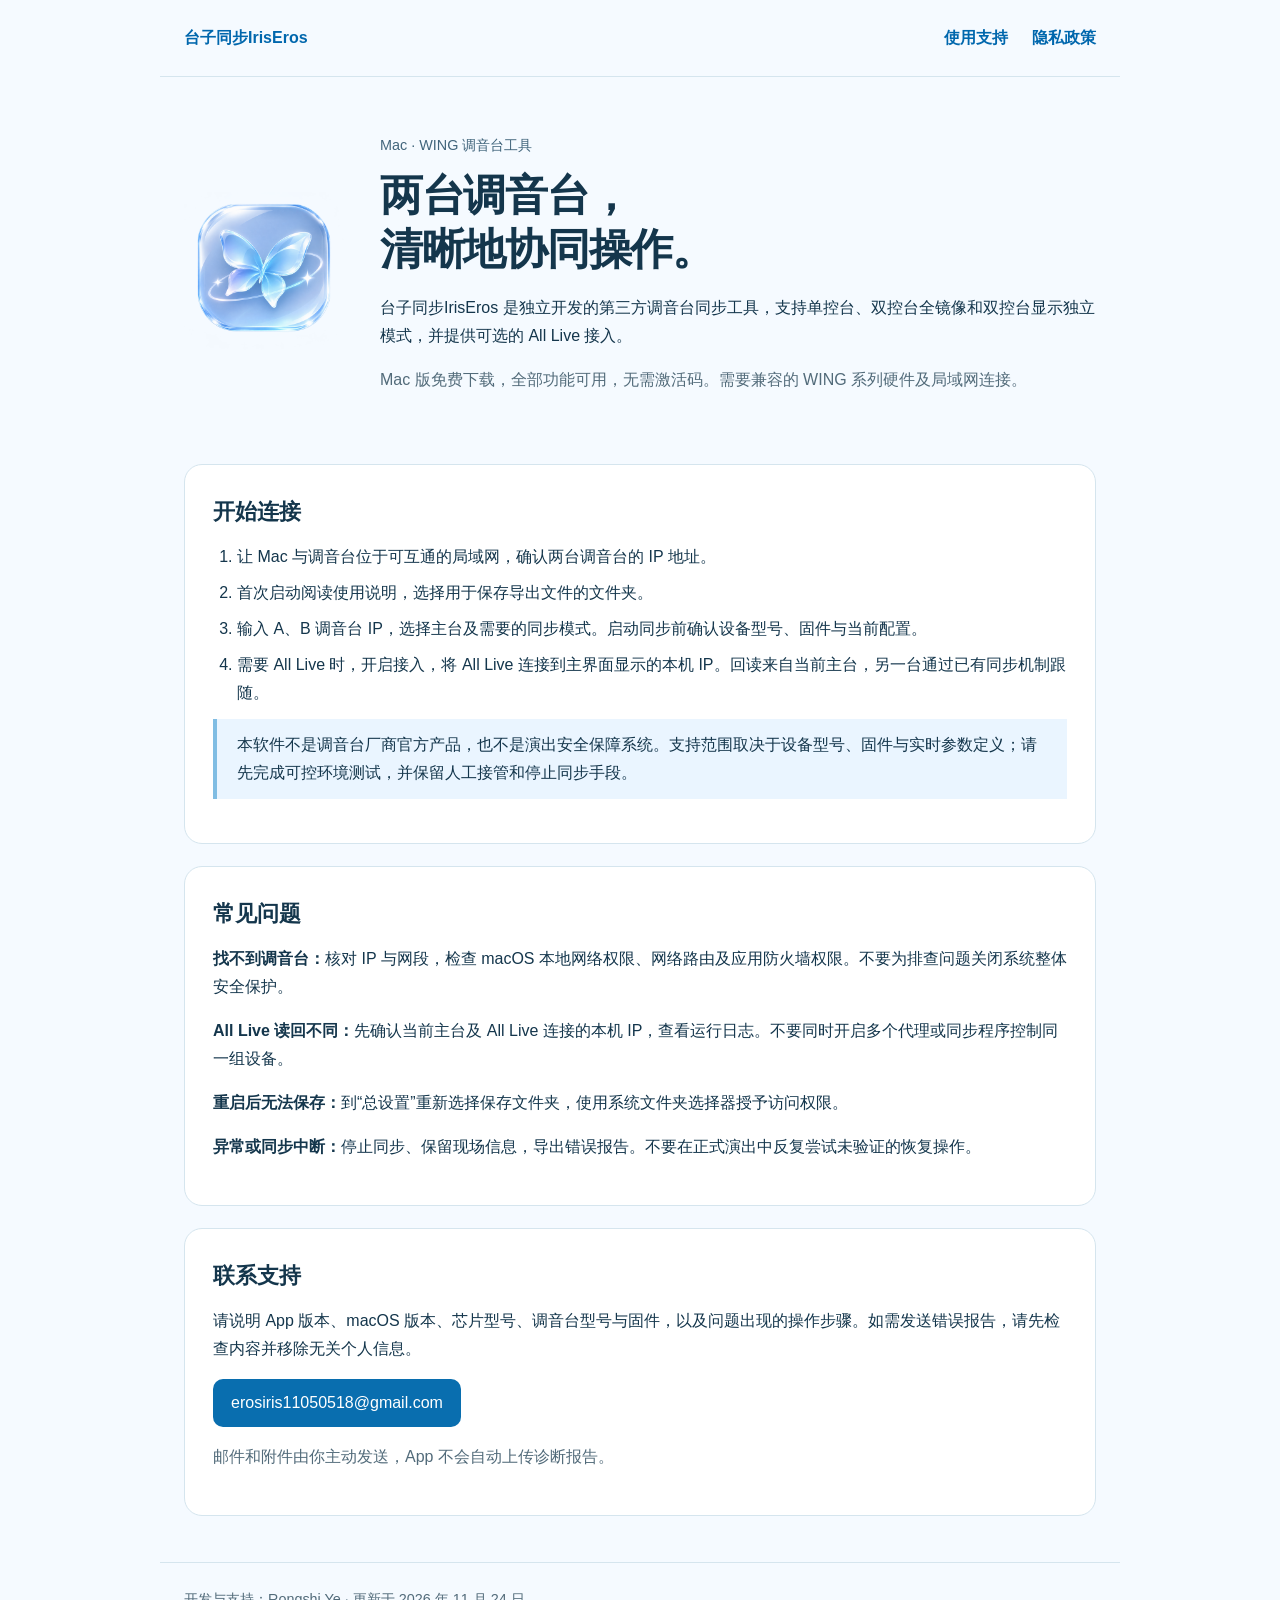
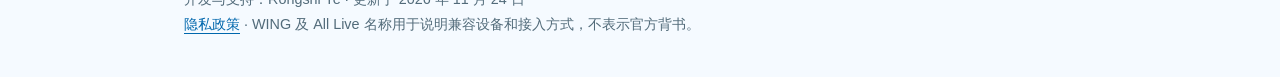
<file: index.html>
<!doctype html><html lang="zh-CN"><head><meta charset="utf-8"><meta name="viewport" content="width=device-width,initial-scale=1"><title>台子同步IrisEros · 使用支持</title><meta name="description" content="台子同步IrisEros Mac 版的连接说明、常见问题与客服支持。"><link rel="icon" href="icon.png"><link rel="stylesheet" href="style.css"></head><body>
<header><a href="./">台子同步IrisEros</a><nav aria-label="页面导航"><a href="#support">使用支持</a><a href="privacy.html">隐私政策</a></nav></header>
<main><div class="hero"><img src="icon.png" alt="蓝色玻璃蝴蝶应用图标" width="160" height="160"><div><p class="eyebrow">Mac · WING 调音台工具</p><h1>两台调音台，<br>清晰地协同操作。</h1><p>台子同步IrisEros 是独立开发的第三方调音台同步工具，支持单控台、双控台全镜像和双控台显示独立模式，并提供可选的 All Live 接入。</p><p class="muted">Mac 版免费下载，全部功能可用，无需激活码。需要兼容的 WING 系列硬件及局域网连接。</p></div></div>
<section id="support"><h2>开始连接</h2><ol><li>让 Mac 与调音台位于可互通的局域网，确认两台调音台的 IP 地址。</li><li>首次启动阅读使用说明，选择用于保存导出文件的文件夹。</li><li>输入 A、B 调音台 IP，选择主台及需要的同步模式。启动同步前确认设备型号、固件与当前配置。</li><li>需要 All Live 时，开启接入，将 All Live 连接到主界面显示的本机 IP。回读来自当前主台，另一台通过已有同步机制跟随。</li></ol><p class="note">本软件不是调音台厂商官方产品，也不是演出安全保障系统。支持范围取决于设备型号、固件与实时参数定义；请先完成可控环境测试，并保留人工接管和停止同步手段。</p></section>
<section><h2>常见问题</h2><p><strong>找不到调音台：</strong>核对 IP 与网段，检查 macOS 本地网络权限、网络路由及应用防火墙权限。不要为排查问题关闭系统整体安全保护。</p><p><strong>All Live 读回不同：</strong>先确认当前主台及 All Live 连接的本机 IP，查看运行日志。不要同时开启多个代理或同步程序控制同一组设备。</p><p><strong>重启后无法保存：</strong>到“总设置”重新选择保存文件夹，使用系统文件夹选择器授予访问权限。</p><p><strong>异常或同步中断：</strong>停止同步、保留现场信息，导出错误报告。不要在正式演出中反复尝试未验证的恢复操作。</p></section>
<section><h2>联系支持</h2><p>请说明 App 版本、macOS 版本、芯片型号、调音台型号与固件，以及问题出现的操作步骤。如需发送错误报告，请先检查内容并移除无关个人信息。</p><a class="contact" href="mailto:erosiris11050518@gmail.com">erosiris11050518@gmail.com</a><p class="muted" style="margin-top:16px">邮件和附件由你主动发送，App 不会自动上传诊断报告。</p></section></main>
<footer>开发与支持：Rongshi Ye · 更新于 2026 年 11 月 24 日<br><a href="privacy.html">隐私政策</a> · WING 及 All Live 名称用于说明兼容设备和接入方式，不表示官方背书。</footer></body></html>
</file>
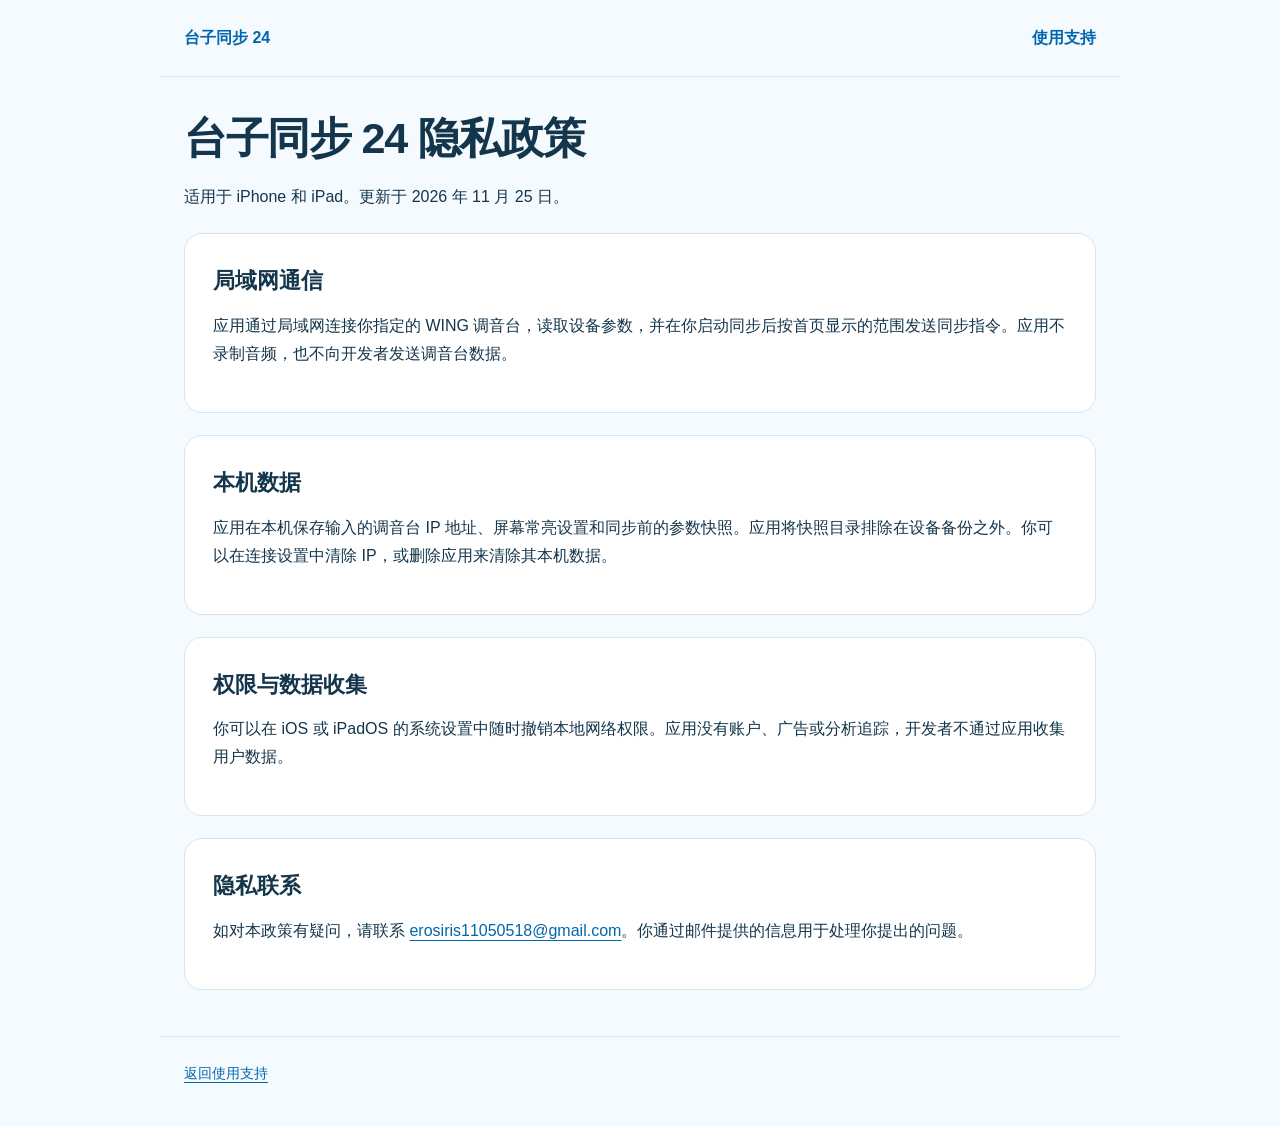
<file: ios-privacy.html>
<!doctype html>
<html lang="zh-CN">
<head>
  <meta charset="utf-8">
  <meta name="viewport" content="width=device-width,initial-scale=1">
  <title>台子同步 24 · iPhone 和 iPad 隐私政策</title>
  <meta name="description" content="台子同步 24 如何处理局域网通信、本机设置和调音台快照。">
  <link rel="icon" href="icon.png">
  <link rel="stylesheet" href="style.css">
</head>
<body>
  <header><a href="ios.html">台子同步 24</a><nav aria-label="页面导航"><a href="ios.html">使用支持</a></nav></header>
  <main>
    <h1>台子同步 24 隐私政策</h1>
    <p>适用于 iPhone 和 iPad。更新于 2026 年 11 月 25 日。</p>
    <section>
      <h2>局域网通信</h2>
      <p>应用通过局域网连接你指定的 WING 调音台，读取设备参数，并在你启动同步后按首页显示的范围发送同步指令。应用不录制音频，也不向开发者发送调音台数据。</p>
    </section>
    <section>
      <h2>本机数据</h2>
      <p>应用在本机保存输入的调音台 IP 地址、屏幕常亮设置和同步前的参数快照。应用将快照目录排除在设备备份之外。你可以在连接设置中清除 IP，或删除应用来清除其本机数据。</p>
    </section>
    <section>
      <h2>权限与数据收集</h2>
      <p>你可以在 iOS 或 iPadOS 的系统设置中随时撤销本地网络权限。应用没有账户、广告或分析追踪，开发者不通过应用收集用户数据。</p>
    </section>
    <section>
      <h2>隐私联系</h2>
      <p>如对本政策有疑问，请联系 <a href="mailto:erosiris11050518@gmail.com">erosiris11050518@gmail.com</a>。你通过邮件提供的信息用于处理你提出的问题。</p>
    </section>
  </main>
  <footer><a href="ios.html">返回使用支持</a></footer>
</body>
</html>
</file>
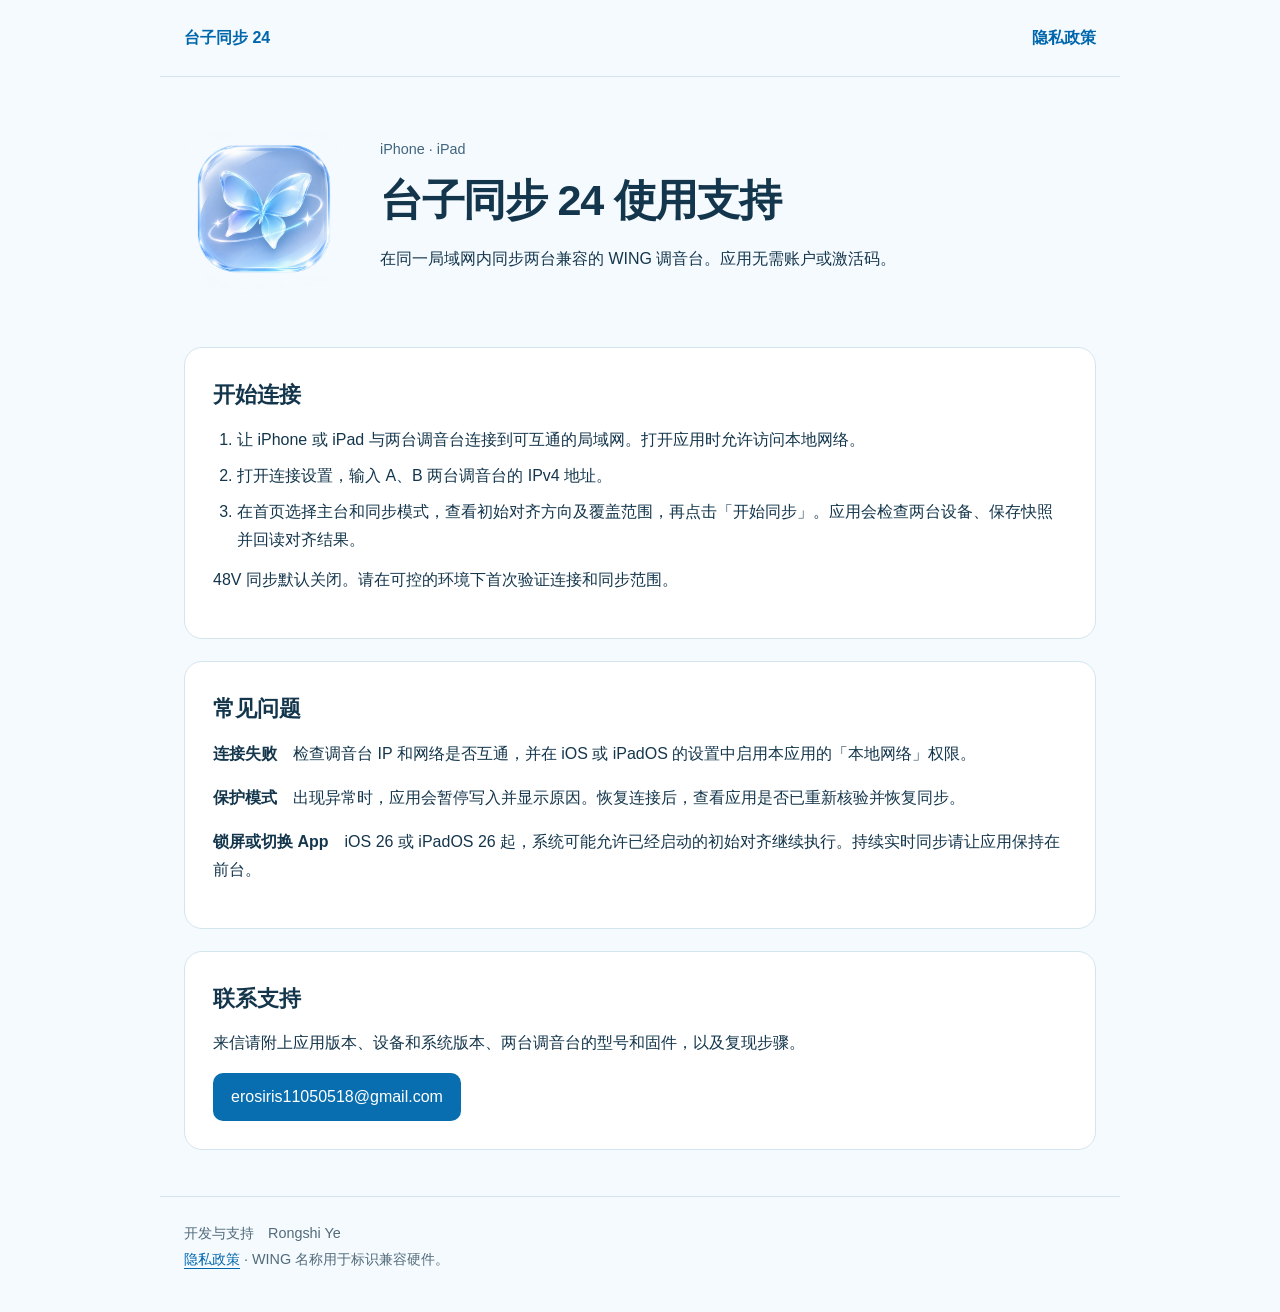
<file: ios.html>
<!doctype html>
<html lang="zh-CN">
<head>
  <meta charset="utf-8">
  <meta name="viewport" content="width=device-width,initial-scale=1">
  <title>台子同步 24 · iPhone 和 iPad 使用支持</title>
  <meta name="description" content="台子同步 24 的连接方法、常见问题和技术支持。">
  <link rel="icon" href="icon.png">
  <link rel="stylesheet" href="style.css">
</head>
<body>
  <header><a href="ios.html">台子同步 24</a><nav aria-label="页面导航"><a href="ios-privacy.html">隐私政策</a></nav></header>
  <main>
    <div class="hero">
      <img src="icon.png" alt="蓝色蝴蝶图标" width="160" height="160">
      <div><p class="eyebrow">iPhone · iPad</p><h1>台子同步 24 使用支持</h1><p>在同一局域网内同步两台兼容的 WING 调音台。应用无需账户或激活码。</p></div>
    </div>
    <section>
      <h2>开始连接</h2>
      <ol>
        <li>让 iPhone 或 iPad 与两台调音台连接到可互通的局域网。打开应用时允许访问本地网络。</li>
        <li>打开连接设置，输入 A、B 两台调音台的 IPv4 地址。</li>
        <li>在首页选择主台和同步模式，查看初始对齐方向及覆盖范围，再点击「开始同步」。应用会检查两台设备、保存快照并回读对齐结果。</li>
      </ol>
      <p>48V 同步默认关闭。请在可控的环境下首次验证连接和同步范围。</p>
    </section>
    <section>
      <h2>常见问题</h2>
      <p><strong>连接失败</strong>　检查调音台 IP 和网络是否互通，并在 iOS 或 iPadOS 的设置中启用本应用的「本地网络」权限。</p>
      <p><strong>保护模式</strong>　出现异常时，应用会暂停写入并显示原因。恢复连接后，查看应用是否已重新核验并恢复同步。</p>
      <p><strong>锁屏或切换 App</strong>　iOS 26 或 iPadOS 26 起，系统可能允许已经启动的初始对齐继续执行。持续实时同步请让应用保持在前台。</p>
    </section>
    <section>
      <h2>联系支持</h2>
      <p>来信请附上应用版本、设备和系统版本、两台调音台的型号和固件，以及复现步骤。</p>
      <a class="contact" href="mailto:erosiris11050518@gmail.com">erosiris11050518@gmail.com</a>
    </section>
  </main>
  <footer>开发与支持　Rongshi Ye<br><a href="ios-privacy.html">隐私政策</a> · WING 名称用于标识兼容硬件。</footer>
</body>
</html>
</file>
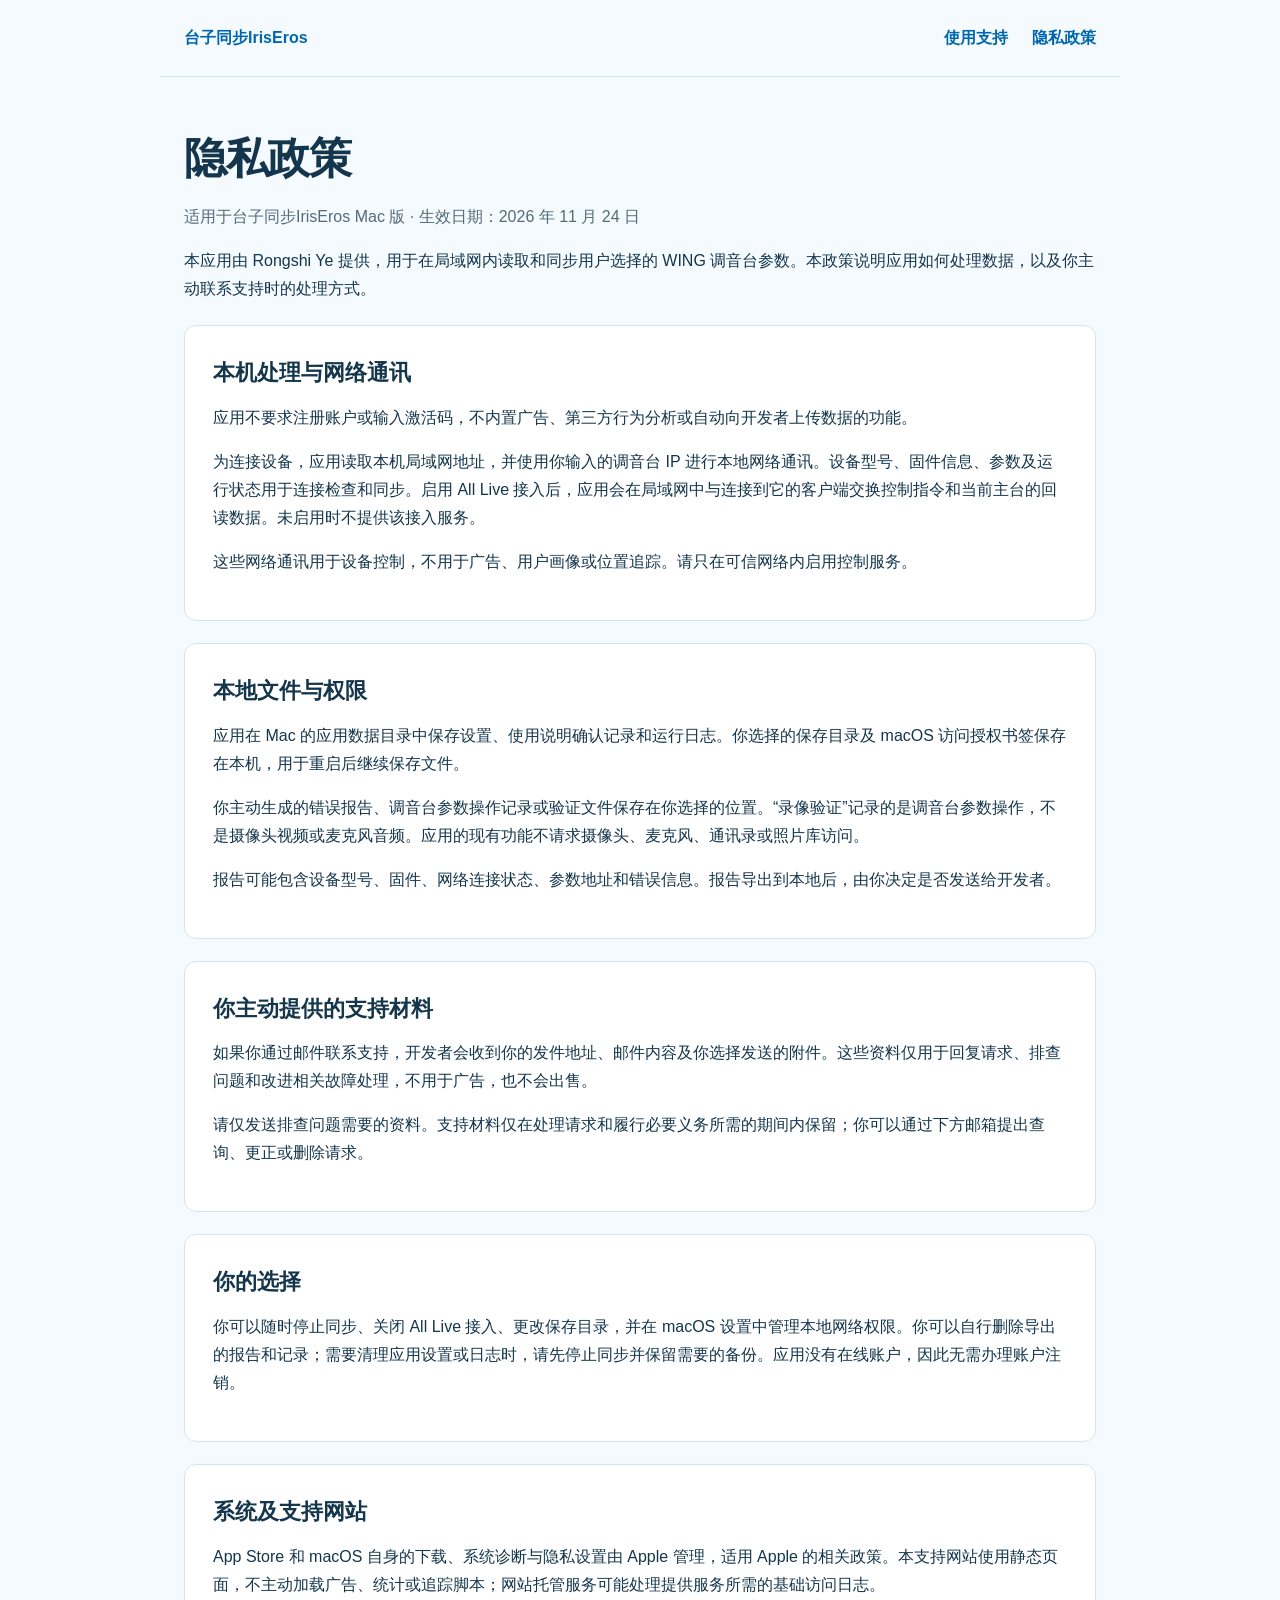
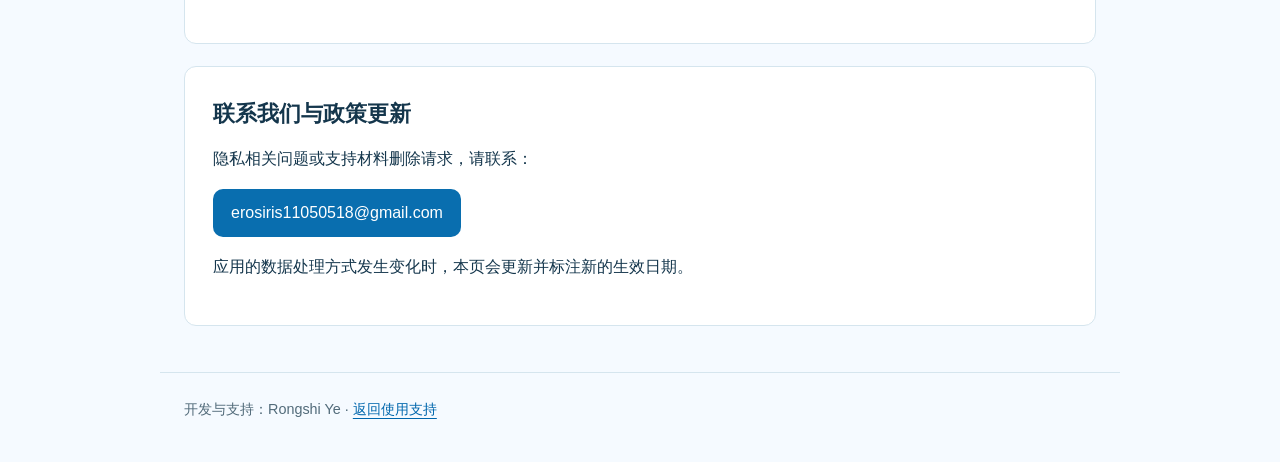
<file: privacy.html>
<!doctype html><html lang="zh-CN"><head><meta charset="utf-8"><meta name="viewport" content="width=device-width,initial-scale=1"><title>隐私政策 · 台子同步IrisEros</title><meta name="description" content="台子同步IrisEros Mac 版如何在本机处理设置、局域网通讯、日志和用户主动提供的支持材料。"><link rel="icon" href="icon.png"><link rel="stylesheet" href="style.css"></head><body>
<header><a href="./">台子同步IrisEros</a><nav aria-label="页面导航"><a href="./">使用支持</a><a href="privacy.html" aria-current="page">隐私政策</a></nav></header><main class="policy"><h1>隐私政策</h1><p class="muted">适用于台子同步IrisEros Mac 版 · 生效日期：2026 年 11 月 24 日</p><p>本应用由 Rongshi Ye 提供，用于在局域网内读取和同步用户选择的 WING 调音台参数。本政策说明应用如何处理数据，以及你主动联系支持时的处理方式。</p>
<section><h2>本机处理与网络通讯</h2><p>应用不要求注册账户或输入激活码，不内置广告、第三方行为分析或自动向开发者上传数据的功能。</p><p>为连接设备，应用读取本机局域网地址，并使用你输入的调音台 IP 进行本地网络通讯。设备型号、固件信息、参数及运行状态用于连接检查和同步。启用 All Live 接入后，应用会在局域网中与连接到它的客户端交换控制指令和当前主台的回读数据。未启用时不提供该接入服务。</p><p>这些网络通讯用于设备控制，不用于广告、用户画像或位置追踪。请只在可信网络内启用控制服务。</p></section>
<section><h2>本地文件与权限</h2><p>应用在 Mac 的应用数据目录中保存设置、使用说明确认记录和运行日志。你选择的保存目录及 macOS 访问授权书签保存在本机，用于重启后继续保存文件。</p><p>你主动生成的错误报告、调音台参数操作记录或验证文件保存在你选择的位置。“录像验证”记录的是调音台参数操作，不是摄像头视频或麦克风音频。应用的现有功能不请求摄像头、麦克风、通讯录或照片库访问。</p><p>报告可能包含设备型号、固件、网络连接状态、参数地址和错误信息。报告导出到本地后，由你决定是否发送给开发者。</p></section>
<section><h2>你主动提供的支持材料</h2><p>如果你通过邮件联系支持，开发者会收到你的发件地址、邮件内容及你选择发送的附件。这些资料仅用于回复请求、排查问题和改进相关故障处理，不用于广告，也不会出售。</p><p>请仅发送排查问题需要的资料。支持材料仅在处理请求和履行必要义务所需的期间内保留；你可以通过下方邮箱提出查询、更正或删除请求。</p></section>
<section><h2>你的选择</h2><p>你可以随时停止同步、关闭 All Live 接入、更改保存目录，并在 macOS 设置中管理本地网络权限。你可以自行删除导出的报告和记录；需要清理应用设置或日志时，请先停止同步并保留需要的备份。应用没有在线账户，因此无需办理账户注销。</p></section>
<section><h2>系统及支持网站</h2><p>App Store 和 macOS 自身的下载、系统诊断与隐私设置由 Apple 管理，适用 Apple 的相关政策。本支持网站使用静态页面，不主动加载广告、统计或追踪脚本；网站托管服务可能处理提供服务所需的基础访问日志。</p></section>
<section><h2>联系我们与政策更新</h2><p>隐私相关问题或支持材料删除请求，请联系：</p><a class="contact" href="mailto:erosiris11050518@gmail.com">erosiris11050518@gmail.com</a><p style="margin-top:16px">应用的数据处理方式发生变化时，本页会更新并标注新的生效日期。</p></section></main><footer>开发与支持：Rongshi Ye · <a href="./">返回使用支持</a></footer></body></html>
</file>
<file: style.css>
:root{color-scheme:light;font-family:-apple-system,BlinkMacSystemFont,"Segoe UI","PingFang SC",sans-serif;color:#14364c;background:#f5faff;font-size:16px;line-height:1.75}*{box-sizing:border-box}body{margin:0}a{color:#0067ad;text-underline-offset:4px}a:focus-visible{outline:3px solid #148add;outline-offset:5px}header,main,footer{max-width:960px;margin:auto;padding:24px}header{display:flex;align-items:center;justify-content:space-between;gap:20px;border-bottom:1px solid #d5e5ee}header a{font-weight:600;text-decoration:none}nav{display:flex;gap:24px}.hero{display:flex;align-items:center;gap:36px;padding:32px 0}.hero img{width:160px;height:160px;object-fit:contain}.eyebrow{color:#41657c;margin:0;font-size:.9rem}h1{font-size:clamp(1.8rem,5vw,2.7rem);line-height:1.25;letter-spacing:-.03em;margin:10px 0 18px}h2{font-size:1.35rem;margin:0 0 12px}p{margin:0 0 16px}section{background:#fff;border:1px solid #d5e5ee;border-radius:18px;padding:28px;margin:22px 0}ol,ul{padding-left:24px;margin:12px 0}li{margin:8px 0}.contact{display:inline-block;background:#096eaf;color:white;border-radius:10px;padding:10px 18px;text-decoration:none;overflow-wrap:anywhere}.note{border-left:4px solid #80bde3;padding:12px 20px;background:#eaf5ff}.muted,footer{color:#526b7a}footer{font-size:.9rem;border-top:1px solid #d5e5ee;padding-bottom:40px}.policy h1{margin-top:30px}.policy section{border-radius:12px}@media(max-width:600px){header{display:block}nav{margin-top:12px}.hero{gap:20px;align-items:flex-start}.hero img{width:84px;height:84px}header,main,footer{padding:20px}section{padding:22px}h1{font-size:1.8rem}}
</file>
